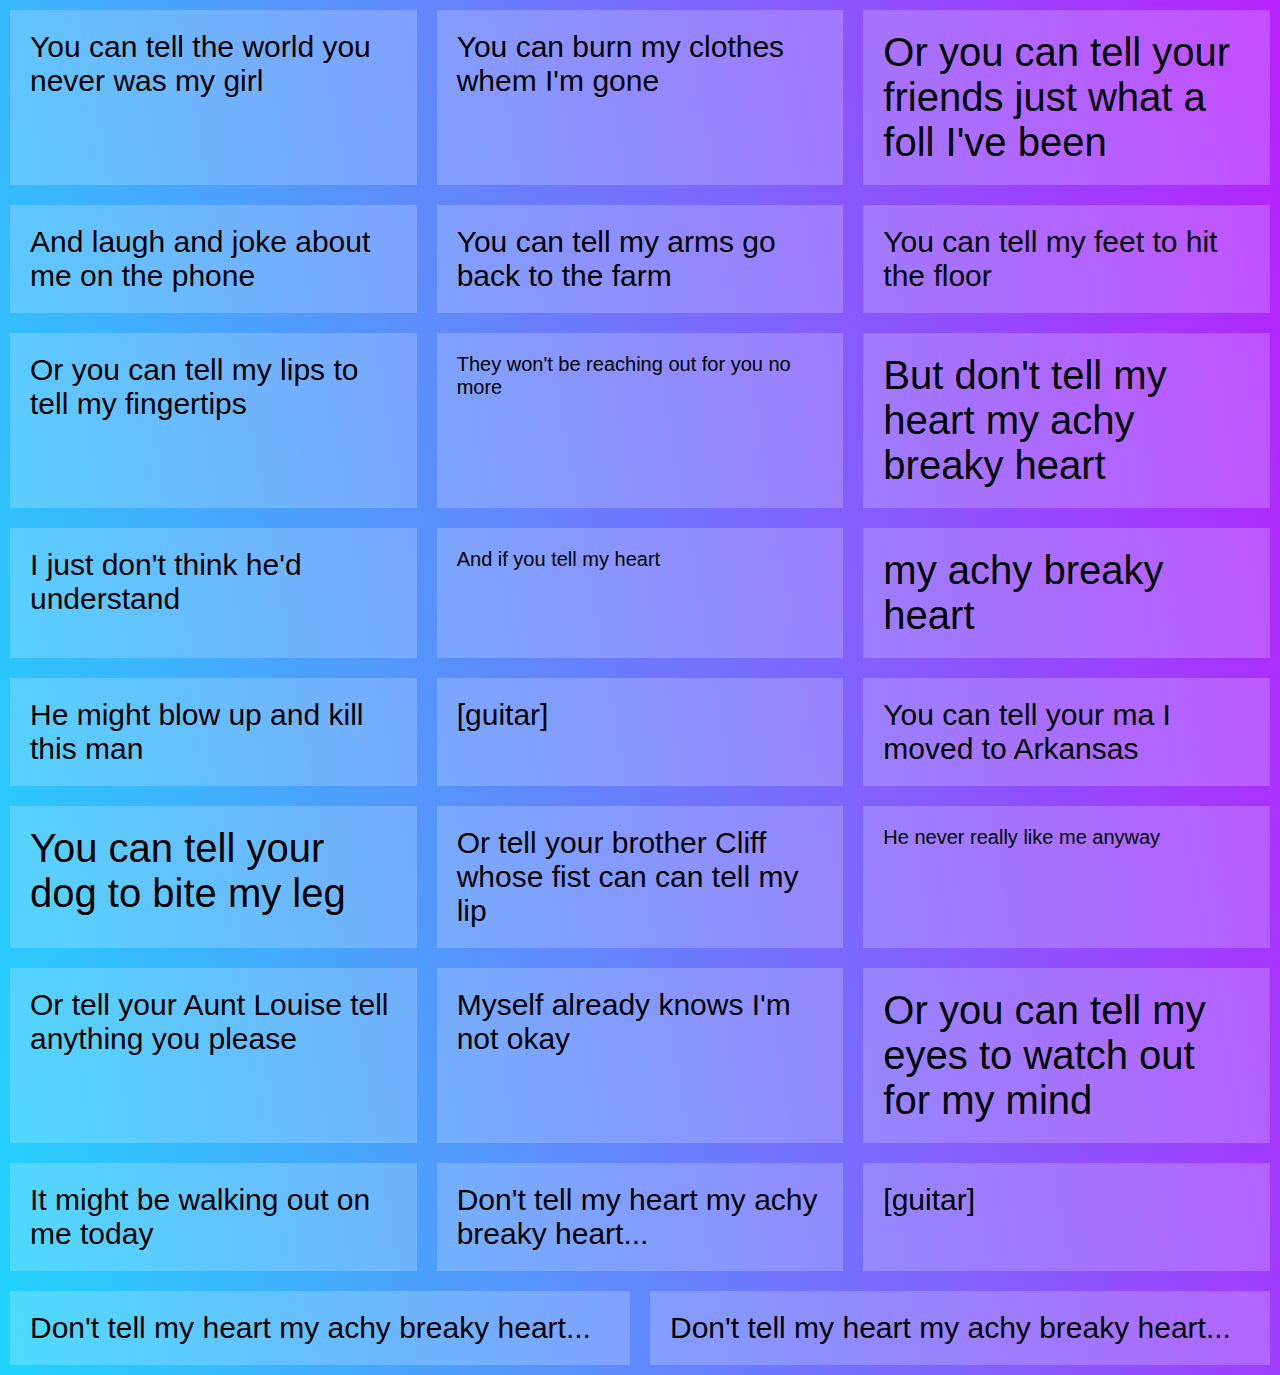
<file: flexbox-equal-height-columns/index.html>
<!DOCTYPE html>
<html lang="en">
<head>
    <meta charset="UTF-8">
    <meta name="viewport" content="width=device-width, initial-scale=1.0">
    <title>Flexbox Equal height columns and leftover elements!</title>
    <link rel="stylesheet" href="/flexbox-equal-height-columns/styles.css">
</head>
<body>
    <div class="elements">
        <div class="item">You can tell the world you never was my girl</div>
        <div class="item">You can burn my clothes whem I'm gone</div>
        <div class="item large">Or you can tell your friends just what a foll I've been</div>
        
        <div class="item">And laugh and joke about me on the phone</div>

        <div class="item">You can tell my arms go back to the farm</div>
        <div class="item">You can tell my feet to hit the floor</div>
        <div class="item">Or you can tell my lips to tell my fingertips</div>
        <div class="item small">They won't be reaching out for you no more</div>
        
        <div class="item large">But don't tell my heart my achy breaky heart</div>
        <div class="item">I just don't think he'd understand</div>
        <div class="item small">And if you tell my heart</div>
        <div class="item large">my achy breaky heart</div>
        <div class="item">He might blow up and kill this man</div>

        <div class="item">[guitar]</div>

        <div class="item">You can tell your ma I moved to Arkansas</div>
        <div class="item large">You can tell your dog to bite my leg</div>
        <div class="item">Or tell your brother Cliff whose fist can can tell my lip</div>
        <div class="item small">He never really like me anyway</div>

        <div class="item">Or tell your Aunt Louise tell anything you please</div>
        <div class="item">Myself already knows I'm not okay</div>
        <div class="item large">Or you can tell my eyes to watch out for my mind</div>
        <div class="item">It might be walking out on me today</div>

        <div class="item">Don't tell my heart my achy breaky heart...</div>

        <div class="item">[guitar]</div>

        <div class="item">Don't tell my heart my achy breaky heart...</div>
        <div class="item">Don't tell my heart my achy breaky heart...</div>
    </div>
</body>
</html>
</file>
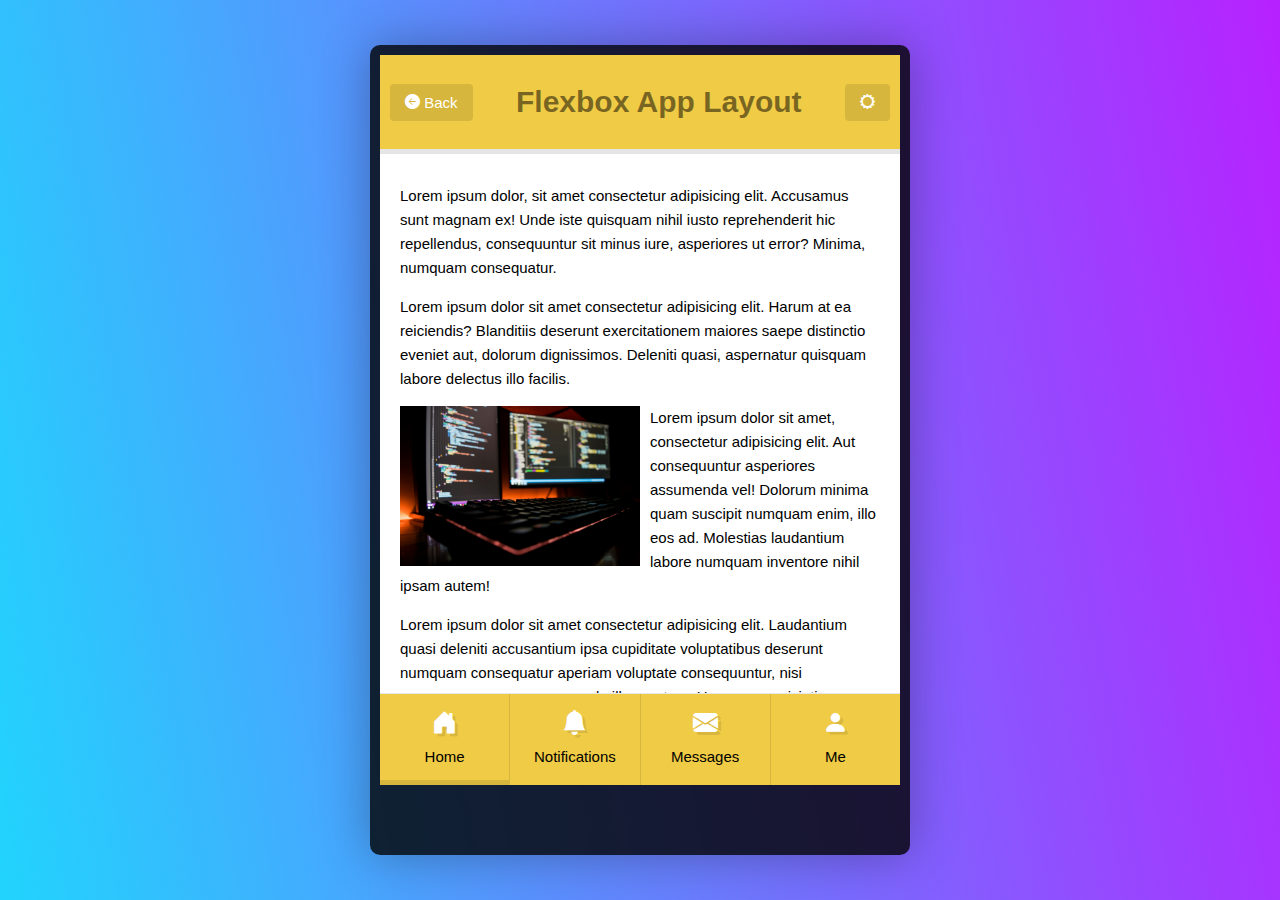
<file: Flexbox-mobile-app-layout/index.html>
<!DOCTYPE html>
<html lang="en">
<head>
    <meta charset="UTF-8">
    <meta name="viewport" content="width=device-width, initial-scale=1.0">
    <title>Mobile app layout Flexbox</title>
    <link rel="stylesheet" href="https://cdn.jsdelivr.net/npm/bootstrap-icons@1.11.3/font/bootstrap-icons.min.css">
    <link rel="stylesheet" href="/Flexbox-mobile-app-layout/styles.css">
</head>
<body>
   
    <div class="app-wrap">

        <header class="app-header">
            <a href="#" class="button">
                <i class="bi bi-arrow-left-circle-fill">
                </i>
                Back
            </a>

            <h1>Flexbox App Layout</h1>

            <a href="#" class="button">
                <i class="bi bi-gear-wide"></i>
            </a>
        </header>

        <div class="content">
            <p>Lorem ipsum dolor, sit amet consectetur adipisicing elit. Accusamus sunt magnam ex! Unde iste quisquam nihil iusto reprehenderit hic repellendus, consequuntur sit minus iure, asperiores ut error? Minima, numquam consequatur.</p>

            <p>Lorem ipsum dolor sit amet consectetur adipisicing elit. Harum at ea reiciendis? Blanditiis deserunt exercitationem maiores saepe distinctio eveniet aut, dolorum dignissimos. Deleniti quasi, aspernatur quisquam labore delectus illo facilis.</p>

            <img src="/Flexbox-mobile-app-layout/images/unsplash-foto1.jpg" alt="">

            Lorem ipsum dolor sit amet, consectetur adipisicing elit. Aut consequuntur asperiores assumenda vel! Dolorum minima quam suscipit numquam enim, illo eos ad. Molestias laudantium labore numquam inventore nihil ipsam autem!

            <p>Lorem ipsum dolor sit amet consectetur adipisicing elit. Laudantium quasi deleniti accusantium ipsa cupiditate voluptatibus deserunt numquam consequatur aperiam voluptate consequuntur, nisi accusamus, eaque assumenda illum autem. Harum, perspiciatis architecto.</p>

            <p>Lorem ipsum dolor, sit amet consectetur adipisicing elit. Fugiat incidunt ab enim error alias. Eos id nemo qui soluta cumque natus placeat! Nostrum voluptates commodi quod. Quia quae accusamus recusandae?</p>

            <p>Lorem ipsum dolor sit amet consectetur adipisicing elit. Facilis accusantium placeat beatae sunt fugit omnis natus sapiente soluta iusto, perferendis, atque mollitia ea distinctio temporibus ducimus praesentium, asperiores pariatur labore.</p>

            <p>Lorem ipsum dolor sit amet consectetur adipisicing elit. Dolorum ea quibusdam, pariatur est ipsam laudantium eos quidem, veritatis debitis recusandae itaque deserunt optio dolorem consequuntur ratione quam fugiat? Numquam, illo?</p>

        </div>

        <div class="icon-bar">
            <a href="#">
                <i class="bi bi-house-door-fill"></i>
                Home
            </a>
            <a href="#">
                <i class="bi bi-bell-fill"></i>
                Notifications
            </a>
            <a href="#">
                <i class="bi bi-envelope-fill"></i>
                Messages
            </a>
            <a href="#">
                <i class="bi bi-person-fill"></i>
                Me
            </a>
        </div>

    </div>
</body>
</html>
</file>
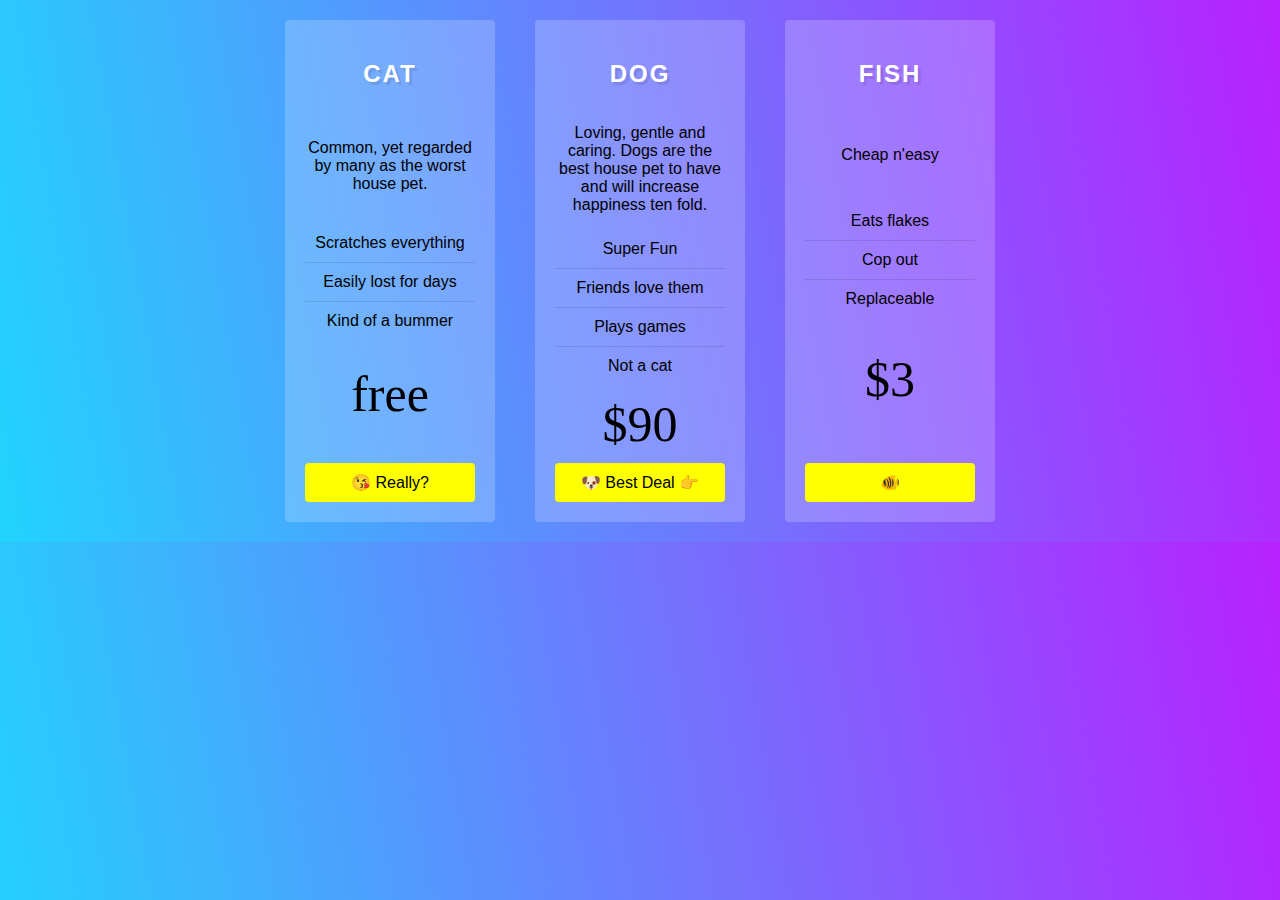
<file: flexbox-pricinggrid/index.html>
<!DOCTYPE html>
<html lang="en">
<head>
    <meta charset="UTF-8">
    <meta name="viewport" content="width=device-width, initial-scale=1.0">
    <title>Flexbox Pricing Grid</title>
    <link rel="stylesheet" href="/flexbox-pricinggrid/styles.css">
</head>
<body>

    <!-- Flex container -->
    <div class="pricing-grid">

        <div class="plan plan1">
            <h2>
                Cat
            </h2>
            <p>Common, yet regarded by many as the worst house pet.</p>
            <ul class="features">
                <li>
                    Scratches everything
                </li>
                <li>
                    Easily lost for days
                </li>
                <li>
                    Kind of a bummer
                </li>
            </ul>

            <p class="price">free</p>

            <a href="#" class="cta">😘 Really?</a>
        </div>

        <div class="plan plan2">
            <h2>Dog</h2>
            <p>Loving, gentle and caring. Dogs are the best house pet to have and will
                increase happiness ten fold.
            </p>
            <ul class="features">
                <li>Super Fun</li>
                <li>Friends love them</li>
                <li>Plays games</li>
                <li>Not a cat</li>
            </ul>

            <p class="price">$90</p>

            <a href="#" class="cta">🐶 Best Deal 👉</a>
        </div>

        <div class="plan plan3">
            <h2>Fish</h2>
            <p>Cheap n'easy</p>

            <ul class="features">
                <li>Eats flakes</li>
                <li>Cop out</li>
                <li>Replaceable</li>
            </ul>

            <p class="price">$3</p>

            <a href="#" class="cta">🐠</a>
        </div>
    </div>
</body>
</html>
</file>
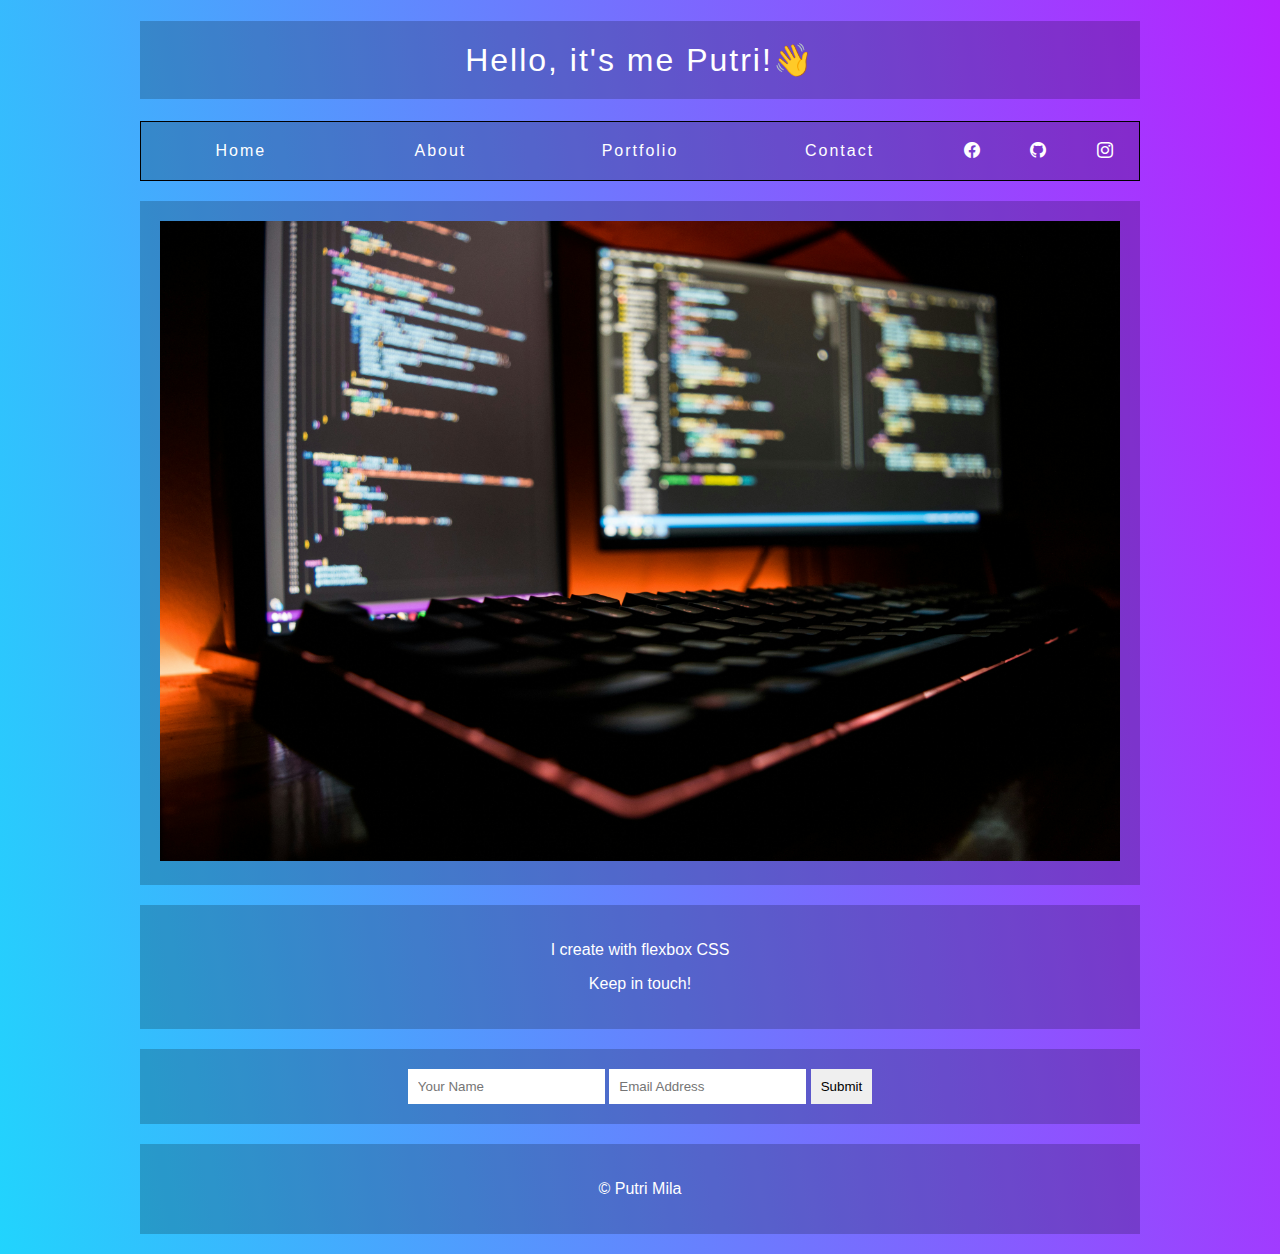
<file: flexbox-putri/index.html>
<!DOCTYPE html>
<html lang="en">
<head>
    <meta charset="UTF-8">
    <meta name="viewport" content="width=device-width, initial-scale=1.0">
    <title>Custom Navbar Flexbox | Putri</title>
    <link rel="stylesheet" href="https://cdn.jsdelivr.net/npm/bootstrap-icons@1.11.3/font/bootstrap-icons.min.css">
    <link rel="stylesheet" href="/flexbox-putri/styles.css">
</head>
<body>
    <div class="wrapper">
        <!-- Header -->
        <header class="top">
            <h1><a href="#">Hello, it's me Putri!👋 </a></h1>
        </header>

         <!-- Nav -->
         <nav class="flex-nav">
            <a href="#" class="toogleNav">= Menu</a>
            <ul>
                <li><a href="#">Home</a></li>
                 <li><a href="#">About</a></li>   
                 <li><a href="#">Portfolio</a></li>   
                 <li><a href="#">Contact</a></li>   
                <li class="social">
                    <a href="https://www.facebook.com/putriimiila/"><i class="bi bi-facebook"></i></a>
                </li>
                <li class="social">
                    <a href="https://github.com/ycezz"><i class="bi bi-github"></i></a>
                </li>
                <li class="social">
                    <a href="https://www.instagram.com/putrimiila/"><i class="bi bi-instagram"></i></a>
                </li>
            </ul>
        </nav>

          <!-- Image Hero -->
           <section class="hero">
            <img src="./images/unsplash-foto1.jpg" alt="">
           </section>

           <section class="details">
            <p>I create with flexbox CSS</p>
            <p>Keep in touch!</p>
           </section>

           <section class="signup">
            <form action="" class="signup">
                <input type="text" placeholder="Your Name">
                <input type="email" placeholder="Email Address">
                <input type="submit" placeholder="Submit">
            </form>
           </section>

           <footer>
            <p>&#169; Putri Mila</p>
           </footer>
    </div>
    <script src="https://ajax.googleapis.com/ajax/libs/jquery/3.7.1/jquery.min.js"></script>
    <script>
        $(function() {
           $('.toogleNav').on('click',function() {
           $('.flex-nav ul').toggleClass('open');
           //$('.flex-nav ul').slideToggle();
           });
        });
    </script>
</body>
</html>
</file>
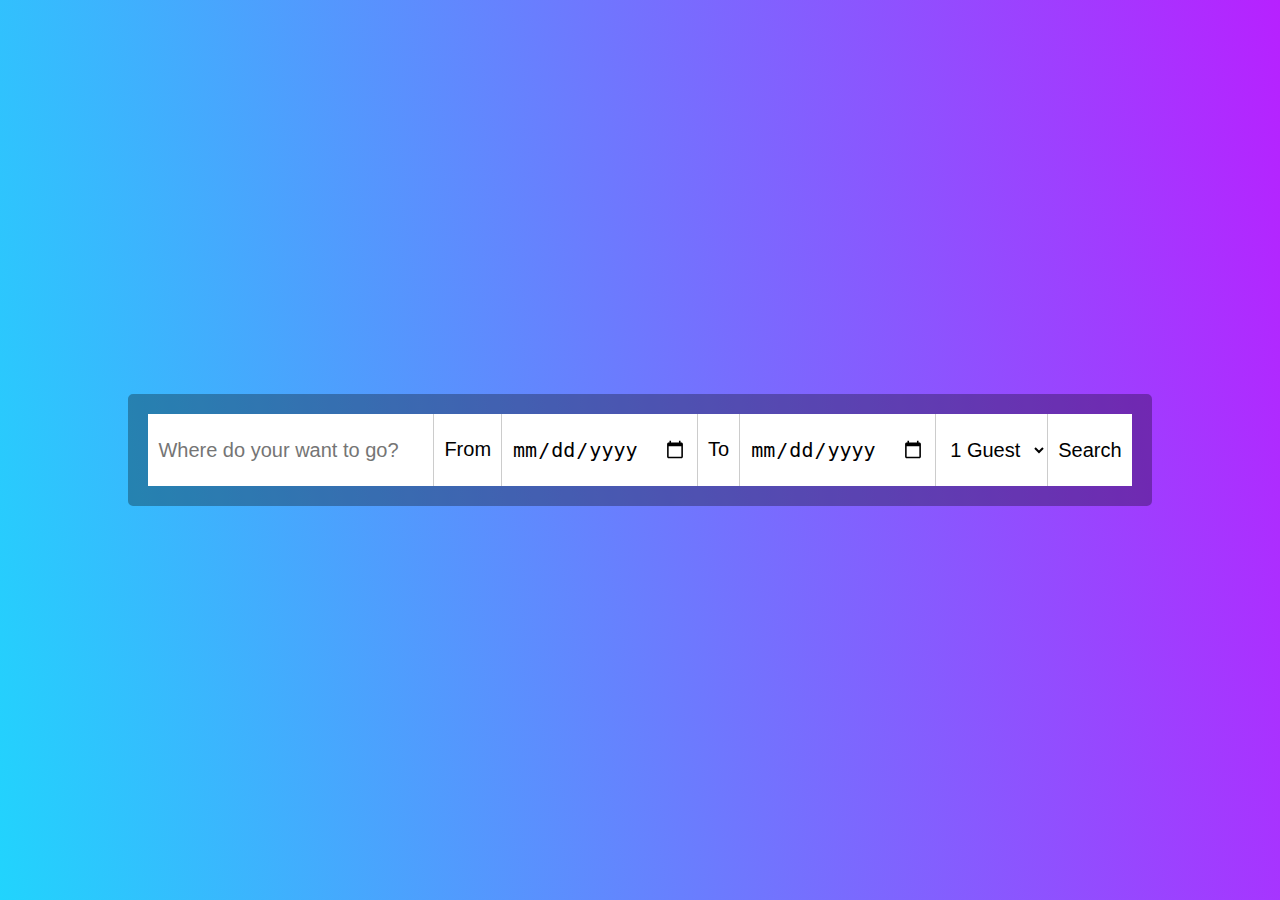
<file: flexbox-single-line-form/index.html>
<!DOCTYPE html>
<html lang="en">
<head>
    <meta charset="UTF-8">
    <meta name="viewport" content="width=device-width, initial-scale=1.0">
    <title>Flexbox Nav</title>
    <link rel="stylesheet" href="/flexbox-single-line-form/style.css">
</head>
<body>
    
    <div class="cover">

            <form class="flex-form">

                <input type="search" placeholder="Where do your want to go?">
                
                <label for="from">From</label>
                <input type="date" name="from">
                
                <label for="from">To</label>
                <input type="date" name="to">
               
                <select name="" id="">
                    <option value="1">1 Guest</option>
                    <option value="2">2 Guest</option>
                    <option value="3">3 Guest</option>
                    <option value="4">4 Guest</option>
                    <option value="5">5 Guest</option>
                </select>
                
                <input type="submit" value="Search">
            
            </form>
    </div>
</body>
</html>
</file>
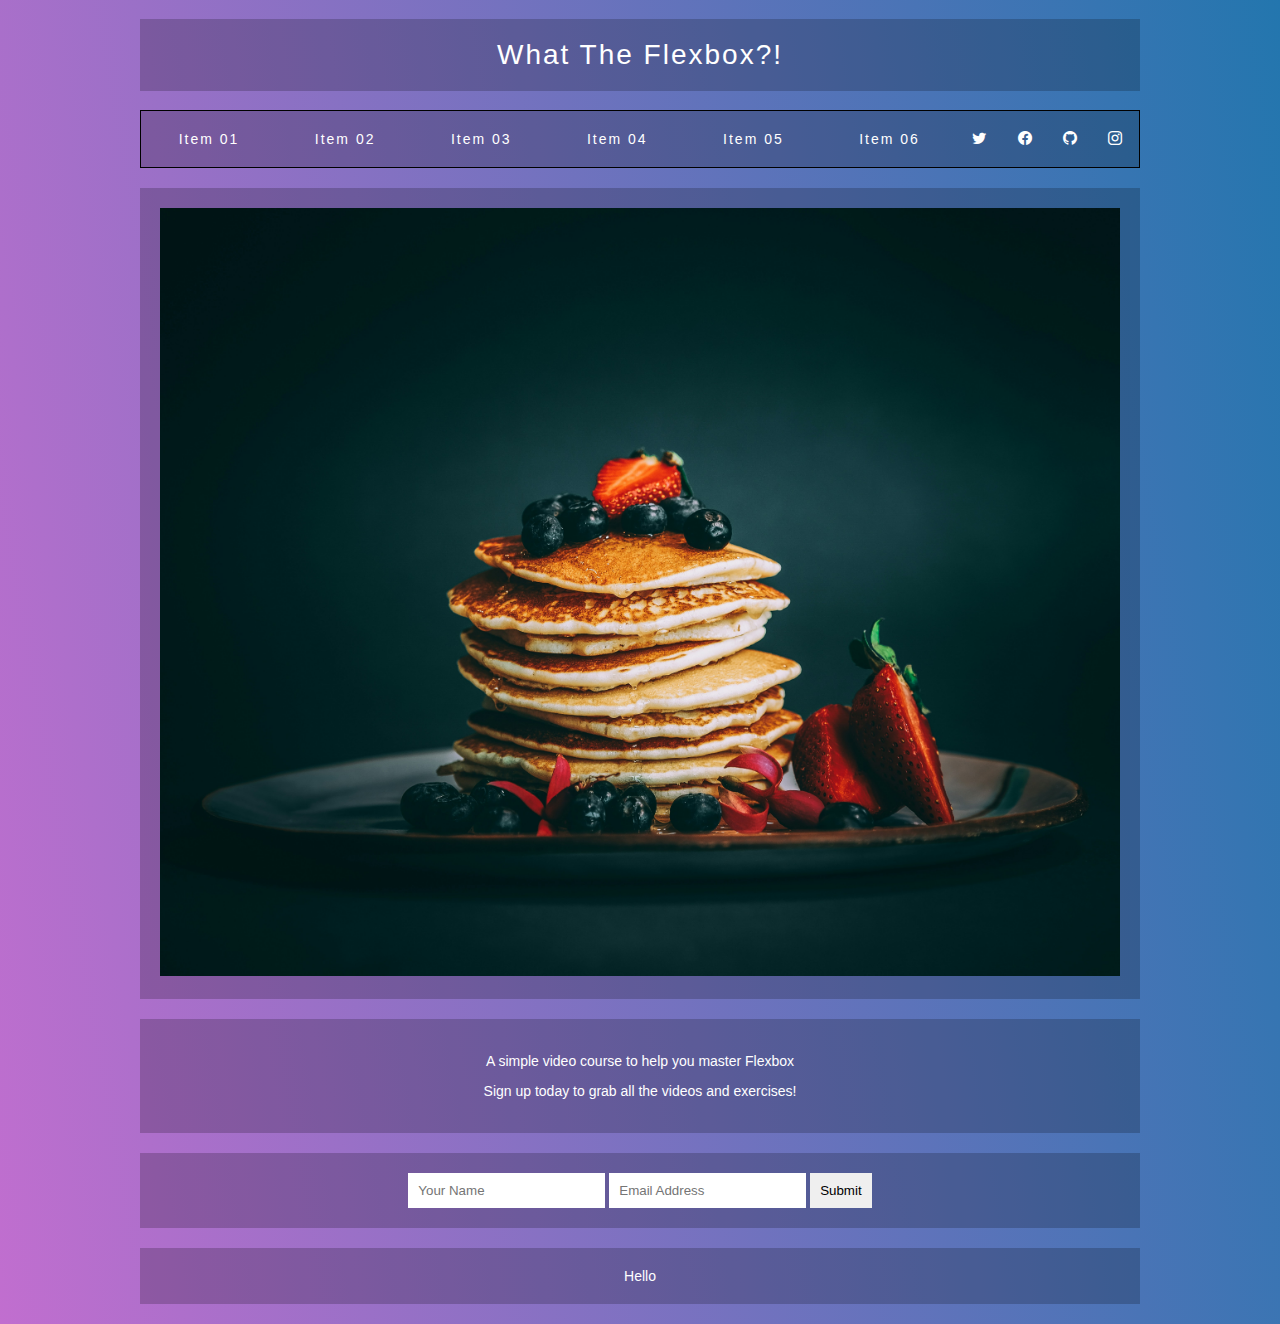
<file: mobile-content-reordering-flexbox/index.html>
<!DOCTYPE html>
<html lang="en">
<head>
    <meta charset="UTF-8">
    <meta name="viewport" content="width=device-width, initial-scale=1.0">
    <title>Flexbox Nav</title>
    <link rel="stylesheet" href="https://cdn.jsdelivr.net/npm/bootstrap-icons@1.11.3/font/bootstrap-icons.min.css">
    <link rel="stylesheet" href="/mobile-content-reordering-flexbox/style.css">
</head>
<body>
    <div class="wrapper">
        <header class="top">
            <h1><a href="#">What The Flexbox?!</a></h1>
        </header>

        <nav class="flex-nav">
            <a href="#" class="toogleNav">= Menu</a>
            <ul>
                <li><a href="#">Item 01</a></li>
                 <li><a href="#">Item 02</a></li>   
                 <li><a href="#">Item 03</a></li>   
                 <li><a href="#">Item 04</a></li>   
                 <li><a href="#">Item 05</a></li>   
                 <li><a href="#">Item 06</a></li>   
                 <li class="social">
                    <a href="#"><i class="bi bi-twitter"></i></a>
                </li>
                <li class="social">
                    <a href="#"><i class="bi bi-facebook"></i></a>
                </li>
                <li class="social">
                    <a href="#"><i class="bi bi-github"></i></a>
                </li>
                <li class="social">
                    <a href="#"><i class="bi bi-instagram"></i></a>
                </li>
            </ul>
        </nav>

        <section class="hero">
            <img src="/mobile-content-reordering-flexbox/images/cake.jpg" alt="">
        </section>

        <section class="details">
            <p>A simple video course to help you master Flexbox</p>
            <p>
                Sign up today to grab all the videos and exercises!
            </p>
        </section>

        <section class="signup">
            <form action="" class="signup">
                <input type="text" placeholder="Your Name">
                <input type="email" placeholder="Email Address">
                <input type="submit" placeholder="Sign me up!">
            </form>
        </section>

        <footer>
            Hello
        </footer>
    </div>
    <script src="https://ajax.googleapis.com/ajax/libs/jquery/3.7.1/jquery.min.js"></script>
    <script>
        $(function() {
           $('.toogleNav').on('click',function() {
           $('.flex-nav ul').toggleClass('open');
           //$('.flex-nav ul').slideToggle();
           });
        });
    </script>
    
</body>
</html>
</file>
<file: flexbox-equal-height-columns/styles.css>
html {
    box-sizing: border-box;
}

*, *::after {
    box-sizing: inherit;
}

body { 
    font-family: sans-serif;
    font-size: 1rem;
    margin: 0;
    background-image: linear-gradient(260deg, #b721ff 0%, #21d4fd 100%);
}

a {
    color: white;
}

.item.large {
    font-size: 40px;
}

.item.small {
    font-size: 20px;
}

.item {
    background: rgba(255, 255, 255, 0.2);
    margin: 10px;
    padding: 20px;
    font-size: 30px;
}

/* Flexbox start here */
.elements {
    display: flex;
    flex-wrap: wrap;
}

.item {
    flex: 1 1 calc(33.33% - 20px);

}
</file>
<file: Flexbox-mobile-app-layout/styles.css>
html {
    box-sizing: border-box;
}

*, *::before, *::after {
    box-sizing: inherit;
}

html {
    font-size: 10px;
}

body {
    font-family: sans-serif;
    margin: 0;
    font-size: 1.5rem;
    background-image: linear-gradient(260deg, #b721ff 0%, #21d4fd 100%);
}

a {
    color: white;
    text-decoration: none;
}

a.button {
    background: rgba(0, 0, 0, 0.1);
    padding: 1rem 1.5rem;
    border-radius: 4px;
}

.app-wrap {
    max-width: 540px;
    height: 90vh;
    margin: 5vh auto 5vh auto;
    border: 10px solid rgba(0, 0, 0, 0.8);
    border-bottom-width: 70px;
    border-radius: 10px;
    box-shadow: 0 0 50px rgba(0, 0, 0, 0.3);
}

.content {
    padding: 20px;
    background: white;
    box-shadow: inset 0 5px 0 rgba(0, 0, 0, 0.1);
    line-height: 1.6;
}

.content img {
    max-width: 50%;
    float: left;
    margin-right: 10px;
}

.icon-bar a {
    flex: 1;
    text-align: center;
    padding: 1.5rem;
    border-left: 1px solid rgba(0, 0, 0, 0.1);
    background: #f0cb45;
    color: rgb(0, 0, 0);
}

.icon-bar a:first-child {
    border-left: 0;
}

.icon-bar a:first-child, .icon-bar a:hover {
    border-bottom: 5px solid rgba(0, 0, 0, 0.1);
}

.icon-bar {
    border-top: 1px solid #e6e6e6;
}

.icon-bar i {
    display: block;
    font-size: 2.5rem;
    color: white;
    text-shadow: 3px 3px 0 rgba(0, 0, 0, 0.1);
    padding-bottom: 1rem;
}

.app-header {
    background: #f0cb45;
    color: rgba(0, 0, 0, 0.5);
    padding: 1rem;
}

/* Flexbox & Important CSS start here */


/* Overall layout */
.app-wrap {
    display: flex;
    flex-direction: column;
}

.app >* {
    flex: 1 1 auto;
}

/* Header */
.app-header {
    display: flex;
    align-items: center;
    justify-content: space-between;
}

/* Content */
.content {
    overflow-y: scroll;
    -webkit-overflow-scrolling: touch;
}

/* Icon Bar */
.icon-bar {
    display: flex;
}

.icon-bar a {
    flex: 1;
}
</file>
<file: flexbox-pricinggrid/styles.css>
html {
    box-sizing: border-box;
}

*, *::after {
    box-sizing: inherit;
}

body { 
    font-family: sans-serif;
    font-size: 1rem;
    margin: 0;
    background-image: linear-gradient(260deg, #b721ff 0%, #21d4fd 100%);
}

a {
    color: white;
}

.plan ul {
    list-style-type: none;
    padding: 0;
    margin: 0;
}

.plan ul li {
    border-bottom: 1px solid rgba(0, 0, 0, 0.1);
    padding: 10px;
}

.plan ul li:last-child {
    border-bottom: 0;
}

.plan a {
    text-decoration: none;
    background: #feff00;
    padding: 10px;
    color: black;
    border-radius: 4px;
}

.plan h2 {
    text-transform: uppercase;
    color: white;
    letter-spacing: 2px;
    text-shadow: 3px 3px 0 rgba(0, 0, 0, 0.1);
}

.price {
    font-size: 50px;
    font-family: serif;
    margin: 10px 0;
}

/* Flex container */
.pricing-grid {
    max-width: 750px;
    margin: 0 auto;

    display: flex;
    align-items: stretch;
}

.plan {
    flex: 1;
    background: rgba(255, 255, 255, 0.2);
    margin: 20px;
    padding: 20px;
    border-radius: 4px;
    text-align: center;
    
    flex: 1;
    display: flex;
    flex-wrap: wrap;
}

.plan >* {
    flex: 1 1 100%;
}

.plan .cta {
    align-self: flex-end;
}
</file>
<file: flexbox-putri/styles.css>
html {
    box-sizing: border-box;
}

*, *::after {
    box-sizing: inherit;
}

body { 
    font-family: sans-serif;
    font-size: 1rem;
    margin: 0;
    background-image: linear-gradient(260deg, #b721ff 0%, #21d4fd 100%);
}

.wrapper {
    max-width: 1000px;
    margin: 0 auto;
}

section,
footer {
    text-align: center;
    background: rgba(0, 0, 0, 0.2);
    padding: 20px;
    margin: 20px 0;
    color: white;
    font-weight: 200;
}

a {
    color: white;
    font-weight: 100;
    letter-spacing: 2px;
    text-decoration: none;
    background: rgba(0,0,0,0.2);
    padding: 20px 5px;
    display: inline-block;
    width: 100%;
    text-align: center;
    transition: all 0.5s;
}

a:hover {
    background: rgba(0, 0, 0, 0.3);
}

.toogleNav {
    display: none;
}

img {
    width: 100%;
} 

input {
    padding: 10px;
    border: 0;
}

/* Flex Container */
.flex-nav ul {
    border: 1px solid black;
    list-style: none;
    margin: 0;
    padding: 0;
    display: flex;
}

/* Flex Item */
.flex-nav li {
    flex: 3;
}

.flex-nav .social {
    flex: 1;
}

@media (max-width: 1000px) {
    .flex-nav ul {
        flex-wrap: wrap;
    }

    .flex-nav li {
        flex: 1 1 50%;
    }

    input {
        padding: 10px;
        margin-bottom: 1rem;
    }
}

@media (max-width: 500px) {
    .flex-nav li {
        flex-basis: 100%;
    }

    /* Flex container */
    .wrapper {
        .wrapper >* {
            order: 9999;
        }

        .flex-nav {
            order: 1;
        }

        .toogleNav {
            display: block;
        }

        .flex-nav ul {
            display: none;
        }

        .flex-nav ul.open {
            display: flex;
        }

        .top {
            order: 2;
        }

        .details {
            order: 3;
        }

        .signup {
            order: 4;
        }
     }
}
</file>
<file: flexbox-single-line-form/style.css>
html {
    box-sizing: border-box;
}

*, *::after {
    box-sizing: inherit;
}

body { 
    font-family: sans-serif;
    font-size: 1rem;
    margin: 0;
    background-image: linear-gradient(260deg, #b721ff 0%, #21d4fd 100%);
}

.flex-form >* {
    border: 0;
    padding: 10px;
    background: white;
    line-height: 50px;
    font-size: 20px;
    border-radius: 0;
    outline: 0;
    border-right: 1px solid rgba(0, 0, 0, 0.2);
}

.flex-form >*:last-child {
    border-right: 0;
}

/* Flexbox start here */
.cover {
    height: 100vh;
    display: flex;
    justify-content: center;
    align-items: center;
}

.flex-form {
    display: flex;
    border: 20px solid rgba(0, 0, 0, 0.3);
    border-radius: 5px;
}

input[type="search"] {
    flex-basis: 500px;
}
</file>
<file: mobile-content-reordering-flexbox/style.css>
html {
    box-sizing: border-box;
}

*, *::before, *::after {
    box-sizing: inherit;
}

body {
    font-family: sans-serif;
    font-size: 14px;
    margin: 0;
    background-image: linear-gradient(260deg, #2376ae 0%, #c16ecf 100%);
}

a {
    color: white;
    font-weight: 100;
    letter-spacing: 2px;
    text-decoration: none;
    background: rgba(0,0,0,0.2);
    padding: 20px 5px;
    display: inline-block;
    width: 100%;
    text-align: center;
    transition: all 0.5s;
}

a:hover {
    background: rgba(0,0,0,0.3);
}

.toogleNav {
    display: none;
}

img {
    width: 100%;
}

.wrapper {
    max-width: 1000px;
    margin: 0 auto;
}

input {
    padding: 10px;
    border: 0;
}

section, footer {
    text-align: center;
    background: rgba(0,0,0,0.2);
    padding: 20px;
    margin: 20px 0;
    color: white;
    font-weight: 100;
}

/* Flex container */

.flex-nav ul {
    border: 1px solid black;
    list-style: none;
    margin: 0;
    padding: 0;
    display: flex;
}

/* Flex Item */

.flex-nav li {
    flex: 3;
}

.flex-nav .social {
    flex: 1;
}

@media (max-width:1000px) {
    .flex-nav ul {
        flex-wrap: wrap;
    }

    .flex-nav li {
        flex: 1 1 50%;
    }
}

@media (max-width:500px) {
    .flex-nav li {
        flex-basis: 100%;
    }

    /* Flex container */
    .wrapper {
        display: flex;
        flex-direction: column;
    }

    /* Flex item */
    .wrapper > * {
        order: 9999;
    }

    .flex-nav {
        order: 1;
    }

    .toogleNav {
        display: block;
    }
    
    .flex-nav ul {
        display: none;
    }

    .flex-nav ul.open {
        display: flex;
    }

    .top {
        order: 2;
    }

    .details {
        order: 3;
    }

    .signup {
        order: 4;
    }
}
</file>
